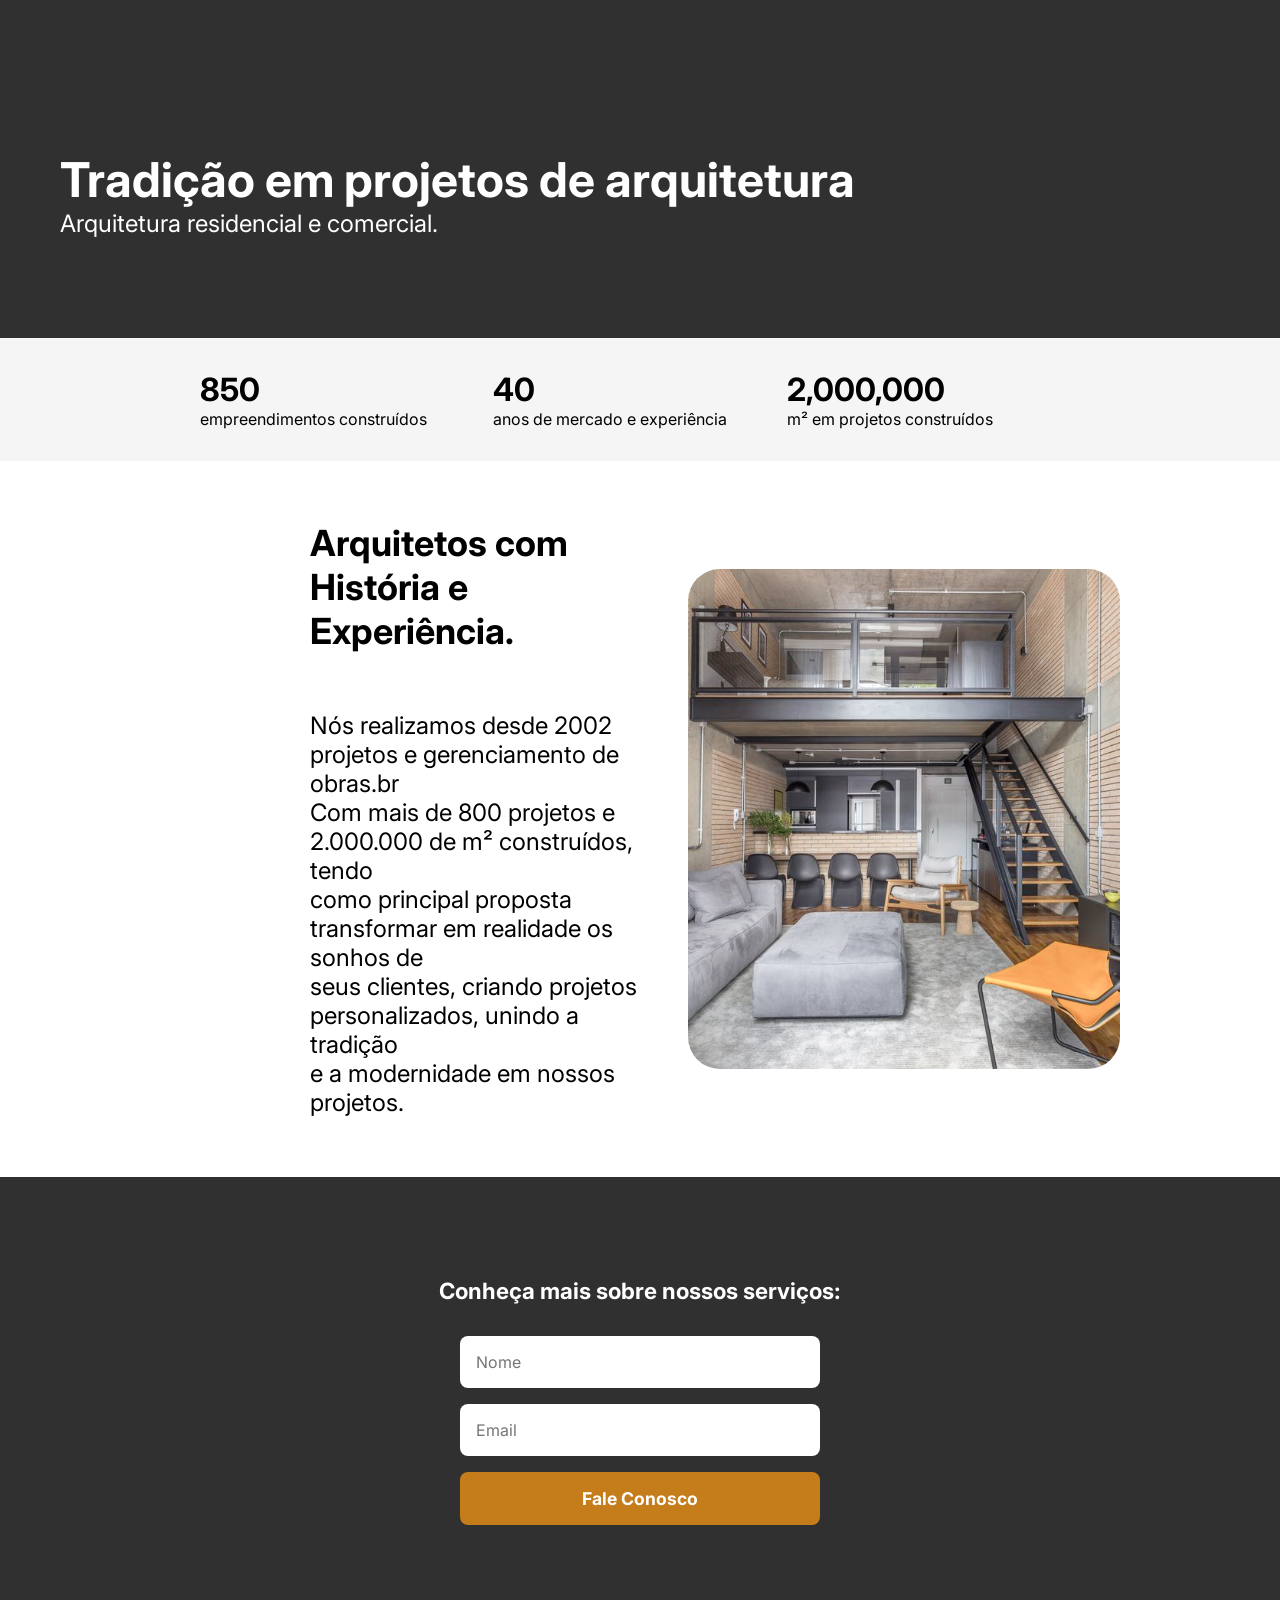
<file: RID145125_Desafio01/index.html>
<!DOCTYPE html>
<html lang="pt-br">
<head>
    <meta charset="UTF-8">
    <meta name="viewport" content="width=device-width, initial-scale=1.0">
    <link rel="preconnect" href="https://fonts.googleapis.com">
    <link rel="preconnect" href="https://fonts.gstatic.com" crossorigin>
    <link href="https://fonts.googleapis.com/css2?family=Inter:ital,opsz,wght@0,14..32,100..900;1,14..32,100..900&display=swap" rel="stylesheet">
    <title>DNC engenharia</title>
    <link rel="stylesheet" href="style.css">
</head>
<body>

<!-- Menu inicial -->
<div id="menuInicial">    
    <h1 class="textoInicial">Tradição em projetos de arquitetura</h1>
    <p class="textoInicial">Arquitetura residencial e comercial.</p>
</div>

<!-- Menu informações -->
<div id="menuInformativo">
    <div class="textoInformativo">
        <h1>850</h1>
        <p>empreendimentos construídos</p>
    </div>
    <div class="textoInformativo">
        <h1>40</h1>
        <p>anos de mercado e experiência</p>
    </div>
    <div class="textoInformativo">
        <h1>2,000,000</h1>
        <p>m² em projetos construídos</p>
    </div>
</div>

<!-- Menu descritivo -->
<div id="menuDescritivo">
    <div id="textoContainer">
        <h2>Arquitetos com História e Experiência.</h2> <br><br>
        <p>Nós realizamos desde 2002 projetos e gerenciamento de obras.br <br>
        Com mais de 800 projetos e 2.000.000 de m² construídos, tendo <br>
        como principal proposta transformar em realidade os sonhos de <br>
        seus clientes, criando projetos personalizados, unindo a tradição <br>
        e a modernidade em nossos projetos.</p>
    </div>
    <img src="imagem/ape.svg" alt="imagem de um apartamento de 2 andares" id="imagemMenuDescritivo">
</div> 

<!-- Formulário -->
<div id="formulario">
    <h2 action="https://api.sheetmonkey.io/form/nJyYRGQDbxLVjJmQoCRZSt" method="post" id="textoFormulario">Conheça mais sobre nossos serviços:</h2>
    <form id="formularioContato">
        <input type="text" id="nome" name="nome" placeholder="Nome" required>
        <input type="email" id="email" name="email" placeholder="Email" required>
        <textarea id="mensagem" name="mensagem" placeholder="Mensagem" required></textarea>
        <button type="submit">Fale Conosco</button>
    </form>
</div>

</body>
</html>
</file>
<file: RID145125_Desafio01/style.css>
* {
    margin: 0;
    font-family: "Inter", sans-serif;
}

#menuInicial {
    background-color: #303030;
    width: 100%;
    padding: 150px 60px 100px;
    position: relative;
    overflow: hidden;
    color: #fff;
    font-size: 150%;
}

#menuInformativo {
    display: grid;
    grid-template-columns: 1fr 1fr 1fr;
    padding: 32px 200px;
    background: #f5f5f5;
}

#menuDescritivo {
    display: flex;
    align-items: center;
    justify-content: space-between;
    gap: 40px;
    padding: 60px 160px;
}

#textoContainer {
    flex: 1;
    font-size: 150%;
    margin-left: 150px;
}

#imagemMenuDescritivo {
    width: 45%;
    max-width: 500px;
    height: 500px;
    object-fit: cover;
    border-radius: 32px;
    
}


#formulario {
    background-color: #303030;
    padding: 100px 20px;
    display: flex;
    flex-direction: column;
    align-items: center;  /* centraliza tudo */
    text-align: center;
}

#formulario h2 {
    color: #fff;
    margin-bottom: 32px;
    font-size: 1.4rem;
}

#formularioContato {
    display: flex;
    flex-direction: column;
    gap: 16px;
    width: 100%;
    max-width: 360px;  /* largura dos campos */
}

#formularioContato input,
#formularioContato textarea {
    padding: 16px;
    border: none;
    border-radius: 8px;
    font-size: 1rem;
    font-family: "Inter", sans-serif;
    background-color: #fff;
}

#formularioContato textarea {
    display: none; 
}

#formularioContato button {
    padding: 16px;
    background-color: #c47d1a; 
    color: #fff;
    border: none;
    border-radius: 8px;
    cursor: pointer;
    font-size: 1.1rem;
    font-weight: bold;
    font-family: "Inter", sans-serif;
}

#formularioContato button:hover {
    background-color: #a86a10;
}
</file>
